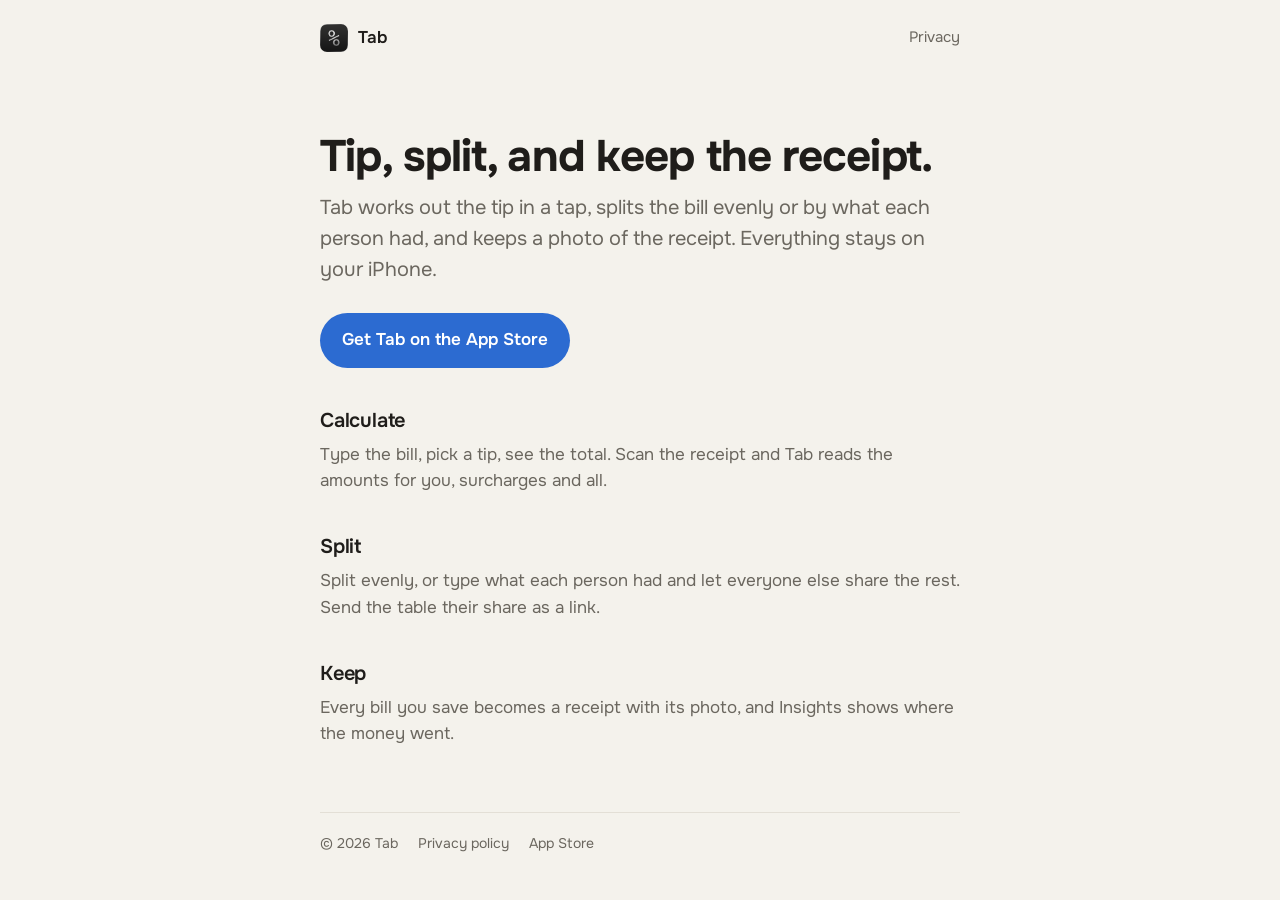
<file: tab/index.html>
<!doctype html>
<html lang="en">
<head>
<meta charset="utf-8">
<meta name="viewport" content="width=device-width, initial-scale=1, viewport-fit=cover">
<title>Tab · Tip calculator and receipt tracker</title>
<meta name="description" content="Tab works out the tip, splits the bill and keeps the receipt. Everything stays on your iPhone.">
<meta property="og:title" content="Tab">
<meta property="og:description" content="Tip, split, and keep the receipt. Everything stays on your iPhone.">
<meta property="og:image" content="https://wesleymason.github.io/tab/share.png">
<meta property="og:image:width" content="1200">
<meta property="og:image:height" content="630">
<meta name="twitter:card" content="summary_large_image">
<meta name="apple-itunes-app" content="app-id=6830925562">
<link rel="icon" href="/tab/icon.png">
<link rel="preconnect" href="https://fonts.googleapis.com">
<link rel="preconnect" href="https://fonts.gstatic.com" crossorigin>
<link href="https://fonts.googleapis.com/css2?family=Onest:wght@400;500;600;700&display=swap" rel="stylesheet">
<link rel="stylesheet" href="/tab/site.css">
</head>
<body>
<div class="wrap">
  <header class="site">
    <a class="brand" href="/tab/"><img src="/tab/icon.png" alt="">Tab</a>
    <nav><a href="/tab/privacy/">Privacy</a></nav>
  </header>

  <main style="padding-top: 56px">
    <h1>Tip, split, and keep the receipt.</h1>
    <p class="lede">Tab works out the tip in a tap, splits the bill evenly or by what each person had, and keeps a photo of the receipt. Everything stays on your iPhone.</p>
    <p><a class="cta" href="https://apps.apple.com/app/id6830925562">Get Tab on the App Store</a></p>

    <h2>Calculate</h2>
    <p class="muted">Type the bill, pick a tip, see the total. Scan the receipt and Tab reads the amounts for you, surcharges and all.</p>

    <h2>Split</h2>
    <p class="muted">Split evenly, or type what each person had and let everyone else share the rest. Send the table their share as a link.</p>

    <h2>Keep</h2>
    <p class="muted">Every bill you save becomes a receipt with its photo, and Insights shows where the money went.</p>
  </main>

  <footer class="site">
    <span>© 2026 Tab</span>
    <a href="/tab/privacy/">Privacy policy</a>
    <a href="https://apps.apple.com/app/id6830925562">App Store</a>
  </footer>
</div>
</body>
</html>
</file>
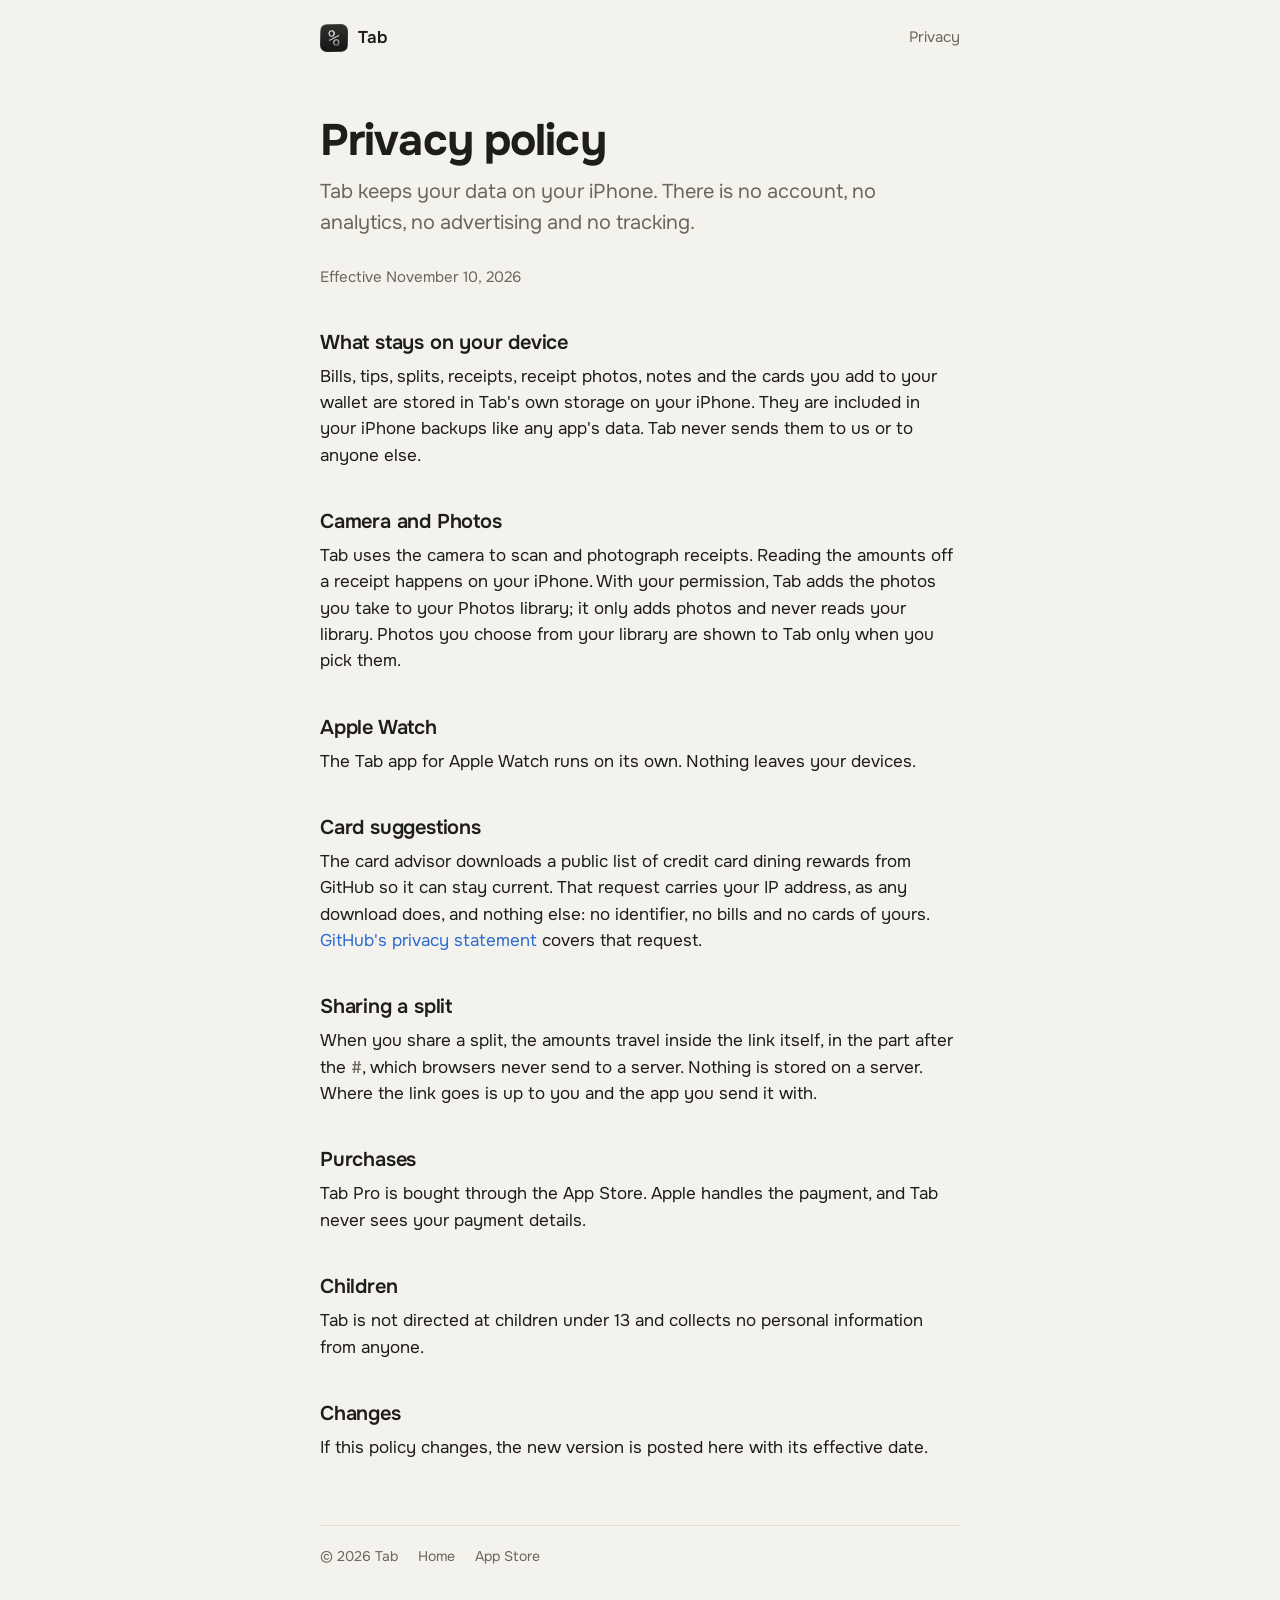
<file: tab/privacy/index.html>
<!doctype html>
<html lang="en">
<head>
<meta charset="utf-8">
<meta name="viewport" content="width=device-width, initial-scale=1, viewport-fit=cover">
<title>Privacy policy · Tab</title>
<meta name="description" content="Tab keeps your bills, receipts and photos on your iPhone. No account, no analytics, no tracking.">
<link rel="icon" href="/tab/icon.png">
<link rel="preconnect" href="https://fonts.googleapis.com">
<link rel="preconnect" href="https://fonts.gstatic.com" crossorigin>
<link href="https://fonts.googleapis.com/css2?family=Onest:wght@400;500;600;700&display=swap" rel="stylesheet">
<link rel="stylesheet" href="/tab/site.css">
</head>
<body>
<div class="wrap">
  <header class="site">
    <a class="brand" href="/tab/"><img src="/tab/icon.png" alt="">Tab</a>
    <nav><a href="/tab/privacy/">Privacy</a></nav>
  </header>

  <main style="padding-top: 40px">
    <h1>Privacy policy</h1>
    <p class="lede">Tab keeps your data on your iPhone. There is no account, no analytics, no advertising and no tracking.</p>
    <p class="muted small">Effective November 10, 2026</p>

    <h2>What stays on your device</h2>
    <p>Bills, tips, splits, receipts, receipt photos, notes and the cards you add to your wallet are stored in Tab's own storage on your iPhone. They are included in your iPhone backups like any app's data. Tab never sends them to us or to anyone else.</p>

    <h2>Camera and Photos</h2>
    <p>Tab uses the camera to scan and photograph receipts. Reading the amounts off a receipt happens on your iPhone. With your permission, Tab adds the photos you take to your Photos library; it only adds photos and never reads your library. Photos you choose from your library are shown to Tab only when you pick them.</p>

    <h2>Apple Watch</h2>
    <p>The Tab app for Apple Watch runs on its own. Nothing leaves your devices.</p>

    <h2>Card suggestions</h2>
    <p>The card advisor downloads a public list of credit card dining rewards from GitHub so it can stay current. That request carries your IP address, as any download does, and nothing else: no identifier, no bills and no cards of yours. <a href="https://docs.github.com/en/site-policy/privacy-policies/github-general-privacy-statement">GitHub's privacy statement</a> covers that request.</p>

    <h2>Sharing a split</h2>
    <p>When you share a split, the amounts travel inside the link itself, in the part after the <span class="muted">#</span>, which browsers never send to a server. Nothing is stored on a server. Where the link goes is up to you and the app you send it with.</p>

    <h2>Purchases</h2>
    <p>Tab Pro is bought through the App Store. Apple handles the payment, and Tab never sees your payment details.</p>

    <h2>Children</h2>
    <p>Tab is not directed at children under 13 and collects no personal information from anyone.</p>

    <h2>Changes</h2>
    <p>If this policy changes, the new version is posted here with its effective date.</p>
  </main>

  <footer class="site">
    <span>© 2026 Tab</span>
    <a href="/tab/">Home</a>
    <a href="https://apps.apple.com/app/id6830925562">App Store</a>
  </footer>
</div>
</body>
</html>
</file>
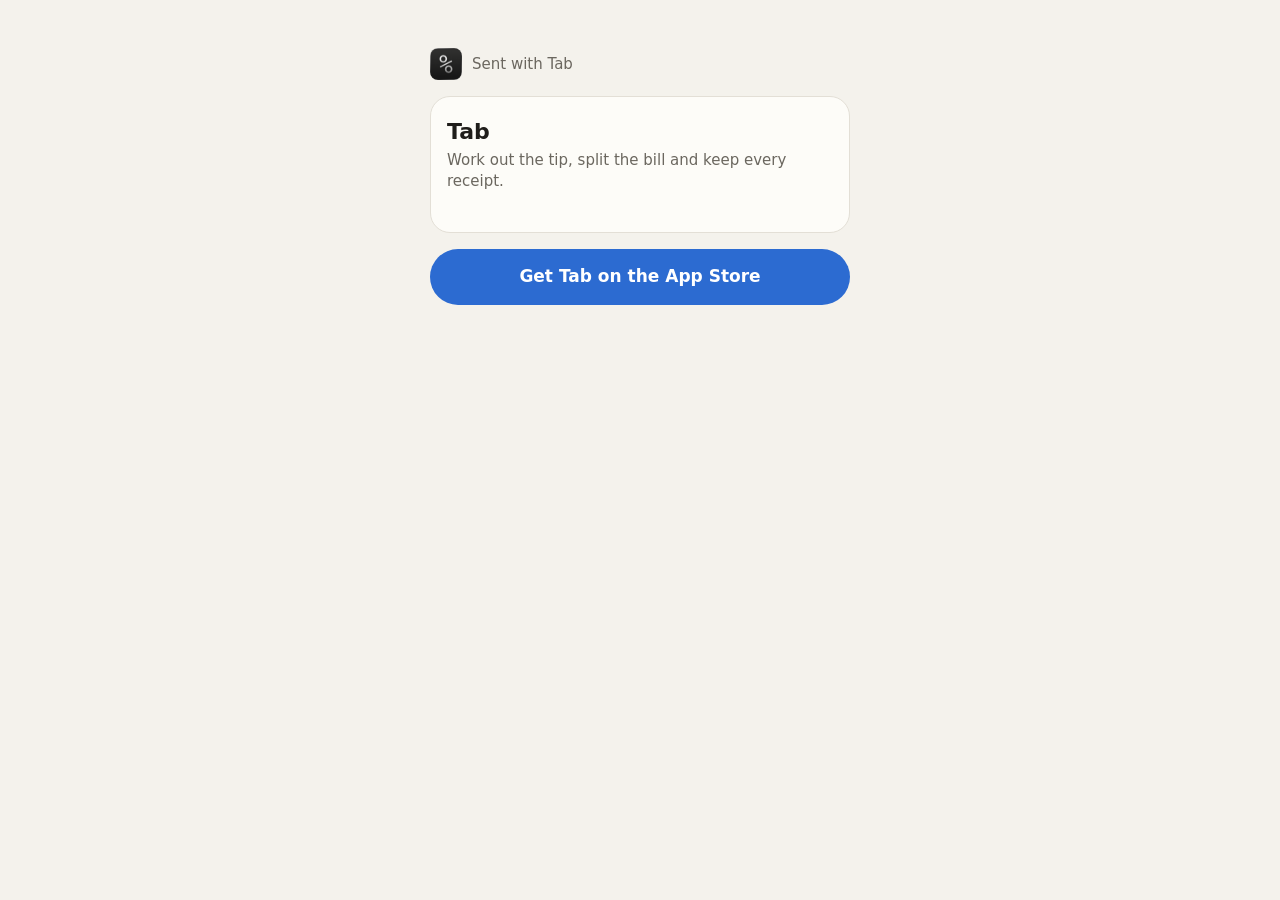
<file: tab/split/index.html>
<!doctype html>
<html lang="en">
<head>
<meta charset="utf-8">
<meta name="viewport" content="width=device-width, initial-scale=1, viewport-fit=cover">
<title>Your share · Tab</title>
<meta name="description" content="A split from Tab. Tap to see your share and save the receipt in Tab.">
<meta property="og:title" content="Your share of the bill">
<meta property="og:description" content="Sent with Tab. Tap to see your share and save the receipt.">
<meta property="og:image" content="https://wesleymason.github.io/tab/share.png">
<meta property="og:image:width" content="1200">
<meta property="og:image:height" content="630">
<meta name="twitter:card" content="summary_large_image">
<meta name="apple-itunes-app" content="app-id=6830925562">
<link rel="icon" href="/tab/icon.png">
<style>
  :root {
    color-scheme: light dark;
    --background: #F4F2EC; --surface: #FDFCF8; --divider: #E3DFD6;
    --text: #1F1D1A; --text-secondary: #6B675F; --accent: #2C6BD1; --on-accent: #FFFFFF;
  }
  @media (prefers-color-scheme: dark) {
    :root {
      --background: #1A1918; --surface: #262523; --divider: #393734;
      --text: #F3F1EC; --text-secondary: #A39F97; --accent: #5E9BE8; --on-accent: #0A1730;
    }
  }
  * { box-sizing: border-box; }
  body {
    margin: 0; min-height: 100vh; background: var(--background); color: var(--text);
    font: 17px/1.4 -apple-system, BlinkMacSystemFont, "SF Pro Text", system-ui, sans-serif;
    display: flex; justify-content: center; padding: 48px 16px calc(32px + env(safe-area-inset-bottom));
  }
  main { width: 100%; max-width: 420px; display: flex; flex-direction: column; gap: 16px; }
  .brand { display: flex; align-items: center; gap: 10px; color: var(--text-secondary); font-size: 15px; }
  .brand img { width: 32px; height: 32px; border-radius: 8px; }
  .card {
    background: var(--surface); border: 1px solid var(--divider); border-radius: 20px; padding: 20px 16px;
  }
  .place { font-size: 22px; font-weight: 700; margin: 0; }
  .date { color: var(--text-secondary); font-size: 15px; margin: 2px 0 20px; }
  .label { color: var(--text-secondary); font-size: 15px; }
  .share { font-size: 48px; font-weight: 700; letter-spacing: -0.5px; font-variant-numeric: tabular-nums; margin: 2px 0 4px; }
  .note { color: var(--text-secondary); font-size: 15px; }
  .rows { display: flex; flex-direction: column; gap: 10px; }
  .row { display: flex; justify-content: space-between; font-variant-numeric: tabular-nums; }
  .row span:first-child { color: var(--text-secondary); }
  .total { border-top: 1px solid var(--divider); padding-top: 10px; font-weight: 600; }
  .total span:first-child { color: var(--text); }
  .cta {
    display: block; text-align: center; text-decoration: none; background: var(--accent); color: var(--on-accent);
    font-weight: 600; font-size: 17px; padding: 16px; border-radius: 999px;
  }
  .hint { color: var(--text-secondary); font-size: 13px; text-align: center; margin: 0 8px; }
  [hidden] { display: none !important; }
</style>
</head>
<body>
<main>
  <div class="brand"><img src="/tab/icon.png" alt=""><span>Sent with Tab</span></div>

  <section id="split" class="card" hidden>
    <h1 class="place" id="place"></h1>
    <p class="date" id="date"></p>
    <div class="label" id="shareLabel">Your share</div>
    <div class="share" id="share"></div>
    <div class="rows" id="people" hidden></div>
    <div class="note" id="splitNote"></div>
  </section>

  <section id="breakdown" class="card rows" hidden>
    <div class="row" id="subtotalRow"><span id="subtotalLabel">Subtotal</span><span id="subtotal"></span></div>
    <div class="row" id="taxRow"><span>Tax</span><span id="tax"></span></div>
    <div class="row"><span id="tipLabel">Tip</span><span id="tip"></span></div>
    <div class="row total"><span>Total</span><span id="total"></span></div>
  </section>

  <section id="empty" class="card" hidden>
    <h1 class="place">Tab</h1>
    <p class="date">Work out the tip, split the bill and keep every receipt.</p>
  </section>

  <a class="cta" id="getTab" href="https://apps.apple.com/app/id6830925562">Get Tab on the App Store</a>
  <p class="hint" id="hint" hidden>Have Tab? Open this link on your iPhone and the receipt saves straight into it.</p>
</main>

<script>
  // The split travels after the "#", which the browser never sends to a server, so it is
  // read here and shown, and stored nowhere. Every value goes in as text, never as markup.
  (function () {
    var categories = { restaurant: "Restaurant", bar: "Bar", cafe: "Cafe", delivery: "Delivery", other: "Other" };

    function decode(fragment) {
      try {
        var base64 = fragment.replace(/-/g, "+").replace(/_/g, "/");
        while (base64.length % 4) base64 += "=";
        var bytes = Uint8Array.from(atob(base64), function (c) { return c.charCodeAt(0); });
        var split = JSON.parse(new TextDecoder().decode(bytes));
        if (typeof split.o !== "number" || !(split.n >= 1)) return null;
        return split;
      } catch (e) {
        return null;
      }
    }

    function set(id, text) { document.getElementById(id).textContent = text; }

    var split = decode(location.hash.slice(1));
    if (!split) {
      document.getElementById("empty").hidden = false;
      return;
    }

    var currency = typeof split.u === "string" && /^[A-Z]{3}$/.test(split.u) ? split.u : "USD";
    var money = new Intl.NumberFormat(undefined, { style: "currency", currency: currency });
    var place = typeof split.m === "string" && split.m ? split.m : (categories[split.c] || "Your meal");
    var date = new Date((split.d || 0) * 1000);
    var people = Math.round(split.n);

    set("place", place);
    set("date", date.toLocaleDateString(undefined, { weekday: "short", month: "short", day: "numeric", year: "numeric" }));
    // Split unevenly, the link carries what each person pays; evenly, everyone's share is the same.
    var payments = Array.isArray(split.y) && split.y.length === people && split.y.every(function (p) { return typeof p === "number"; }) ? split.y : null;
    if (payments) {
      set("shareLabel", "Each person pays");
      document.getElementById("share").hidden = true;
      var list = document.getElementById("people");
      payments.forEach(function (payment, index) {
        var row = document.createElement("div");
        row.className = "row";
        var name = document.createElement("span");
        name.textContent = "Person " + (index + 1);
        var amount = document.createElement("span");
        amount.textContent = money.format(payment);
        row.appendChild(name);
        row.appendChild(amount);
        list.appendChild(row);
      });
      list.hidden = false;
      list.style.margin = "4px 0 12px";
    } else {
      set("share", money.format(split.o / people));
    }
    set("splitNote", money.format(split.o) + " split " + people + " ways, tip included");
    document.title = place + " · Your share · Tab";

    var hasTax = typeof split.x === "number" && split.x > 0;
    set("subtotalLabel", hasTax ? "Subtotal" : "Bill");
    set("subtotal", money.format(split.s || 0));
    if (hasTax) set("tax", money.format(split.x)); else document.getElementById("taxRow").hidden = true;
    set("tipLabel", "Tip" + (typeof split.p === "number" ? " · " + split.p + "%" : ""));
    set("tip", money.format(split.t || 0));
    set("total", money.format(split.o));

    document.getElementById("split").hidden = false;
    document.getElementById("breakdown").hidden = false;
    document.getElementById("hint").hidden = false;
  })();
</script>
</body>
</html>
</file>
<file: tab/site.css>
:root {
  color-scheme: light dark;
  --background: #F4F2EC; --surface: #FDFCF8; --divider: #E3DFD6;
  --text: #1F1D1A; --text-secondary: #6B675F; --accent: #2C6BD1; --on-accent: #FFFFFF;
}
@media (prefers-color-scheme: dark) {
  :root {
    --background: #161515; --surface: #222120; --divider: #35332F;
    --text: #F3F1EC; --text-secondary: #A39F97; --accent: #5E9BE8; --on-accent: #0A1730;
  }
}
* { box-sizing: border-box; }
html { -webkit-text-size-adjust: 100%; }
body {
  margin: 0; min-height: 100vh; background: var(--background); color: var(--text);
  font: 17px/1.55 "Onest", -apple-system, BlinkMacSystemFont, "SF Pro Text", system-ui, sans-serif;
  padding: 0 20px calc(40px + env(safe-area-inset-bottom));
}
a { color: var(--accent); text-decoration: none; }
a:hover { text-decoration: underline; }
.wrap { max-width: 640px; margin: 0 auto; }
header.site {
  display: flex; align-items: center; justify-content: space-between; gap: 16px;
  padding: 24px 0;
}
header.site .brand { display: flex; align-items: center; gap: 10px; color: var(--text); font-weight: 600; }
header.site .brand img { width: 28px; height: 28px; border-radius: 7px; }
header.site nav { display: flex; gap: 20px; font-size: 15px; }
header.site nav a { color: var(--text-secondary); }
h1 { font-size: 44px; line-height: 1.1; letter-spacing: -0.02em; margin: 0 0 12px; font-weight: 700; }
h2 { font-size: 20px; line-height: 1.3; letter-spacing: -0.01em; margin: 40px 0 8px; font-weight: 600; }
p { margin: 0 0 16px; }
.lede { font-size: 20px; color: var(--text-secondary); margin: 0 0 28px; }
.muted { color: var(--text-secondary); }
.small { font-size: 15px; }
.cta {
  display: inline-block; text-decoration: none; background: var(--accent); color: var(--on-accent);
  font-weight: 600; font-size: 17px; padding: 14px 22px; border-radius: 999px;
}
.cta:hover { text-decoration: none; opacity: 0.92; }
footer.site {
  margin-top: 64px; padding-top: 20px; border-top: 1px solid var(--divider);
  display: flex; flex-wrap: wrap; gap: 8px 20px; font-size: 14px; color: var(--text-secondary);
}
footer.site a { color: var(--text-secondary); }
ul { padding-left: 20px; margin: 0 0 16px; }
li { margin: 6px 0; }
@media (max-width: 480px) {
  h1 { font-size: 36px; }
  .lede { font-size: 18px; }
}
</file>
